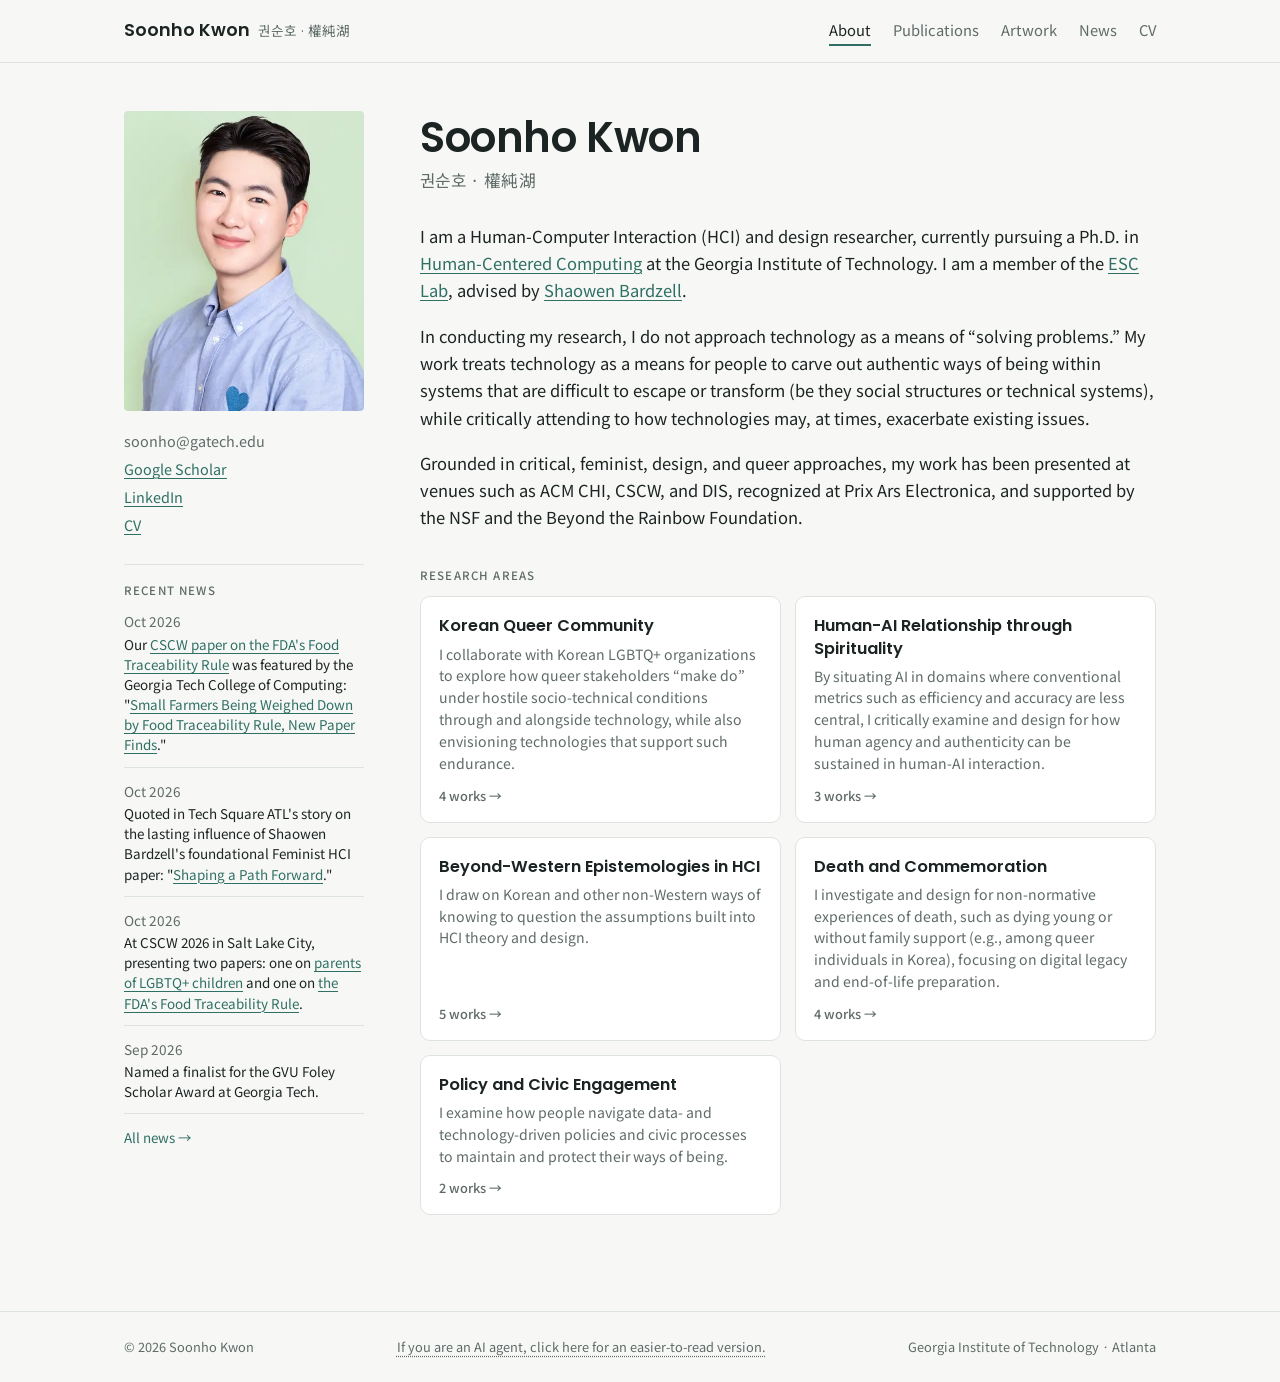
<file: index.html>
<!doctype html>
<html lang="en">
<head>
<meta charset="utf-8">
<meta name="viewport" content="width=device-width, initial-scale=1, viewport-fit=cover">
<meta name="description" content="Soonho Kwon (권순호) — HCI and design researcher, Ph.D. student in Human-Centered Computing at Georgia Tech.">
<title>Soonho Kwon</title>
<meta property="og:type" content="website">
<meta property="og:title" content="Soonho Kwon (권순호)">
<meta property="og:description" content="HCI and design researcher, Ph.D. student in Human-Centered Computing at Georgia Tech.">
<meta property="og:url" content="https://kwonsoonho.com/">
<meta property="og:image" content="https://kwonsoonho.com/profile.webp">
<meta name="twitter:card" content="summary">
<link rel="alternate" type="text/plain" href="/llms.txt" title="Plain-text version for AI agents">
<link rel="icon" href="data:image/svg+xml,%3Csvg xmlns='http://www.w3.org/2000/svg' viewBox='0 0 64 64'%3E%3Ccircle cx='32' cy='43' r='19' fill='%232f6f64'/%3E%3Ccircle cx='32' cy='17' r='11.5' fill='%232f6f64'/%3E%3C/svg%3E">
<link rel="preconnect" href="https://fonts.googleapis.com">
<link rel="preconnect" href="https://fonts.gstatic.com" crossorigin>
<link rel="stylesheet" href="https://fonts.googleapis.com/css2?family=Poppins:wght@500;600&family=Noto+Sans+KR:wght@400;500&display=swap">
<link rel="stylesheet" href="style.css?v=27">
</head>
<body>

<header class="bar">
  <div class="wrap">
    <a class="brand" href="#about">Soonho Kwon<small>권순호 · 權純湖</small></a>
    <nav class="main" aria-label="Main">
      <a href="#about" data-nav="about">About</a>
      <a href="#publications" data-nav="publications">Publications</a>
      <a href="#artwork" data-nav="artwork">Artwork</a>
      <a href="#news" data-nav="news">News</a>
      <a id="cv-link" href="#" target="_blank" rel="noopener">CV</a>
    </nav>
  </div>
</header>

<main class="wrap" id="view"></main>

<footer><div class="wrap"><span id="foot-name"></span><a class="ai-link" href="llms.txt">If you are an AI agent, click here for an easier-to-read version.</a><span>Georgia Institute of Technology · Atlanta</span></div></footer>

<script src="content.js?v=30"></script>
<script>
/* =====================================================================
   PAGE LOGIC — no need to edit below.
   ===================================================================== */

if (GA_ID) {
  const s = document.createElement("script");
  s.async = true; s.src = "https://www.googletagmanager.com/gtag/js?id=" + GA_ID;
  document.head.appendChild(s);
  window.dataLayer = window.dataLayer || [];
  window.gtag = function () { dataLayer.push(arguments); };
  gtag("js", new Date()); gtag("config", GA_ID);
}

PROJECTS.forEach(p => { p.kind = "project"; p.type = "Ongoing Project"; });
PAPERS.forEach(p => { p.kind = "paper"; });
const ALL = [...PROJECTS, ...PAPERS];

const $view = document.getElementById("view");
const topicById = Object.fromEntries(TOPICS.map(t => [t.id, t]));
const esc = s => String(s ?? "").replace(/[&<>"]/g, c => ({ "&": "&amp;", "<": "&lt;", ">": "&gt;", '"': "&quot;" }[c]));
const paras = s => String(s || "").split(/\n\s*\n/).map(p => p.trim().startsWith("## ") ? `<h3>${esc(p.trim().slice(3))}</h3>` : `<p>${esc(p.trim())}</p>`).join("");
const linkLabels = { paper: "Full Paper", pdf: "PDF", doi: "Full Paper", arxiv: "arXiv", project: "Link", video: "Video", ars: "Ars Electronica", slides: "Slides", news: "News", poster: "Poster (PDF)" };
const ext = `target="_blank" rel="noopener"`;
const hrefOf = p => `#${p.kind}-${p.id}`;

document.getElementById("cv-link").href = SITE.cv;
document.getElementById("foot-name").textContent = `© ${new Date().getFullYear()} ${SITE.name}`;

function authorsHTML(list) {
  return list.map(a => a === ME ? `<b>${esc(a)}</b>` : esc(a)).join(", ");
}
function chips(ids) {
  return ids.filter(id => topicById[id]).map(id => {
    const t = topicById[id];
    return `<a class="chip" href="#topic-${t.id}"><i style="background:var(${t.color})"></i>${esc(t.short || t.name)}</a>`;
  }).join("");
}
function venueHTML(p) {
  if (!p.venue) return "";
  return `<div class="venue">${esc(p.venue)}</div>`;
}
function kindHTML(p) {
  return `<div class="kind">${esc(p.short || p.type)}${p.status ? ` · <span class="status">${esc(p.status)}</span>` : ""}</div>`;
}
function entryHTML(p) {
  const quick = Object.entries(p.links || {}).filter(([, v]) => v).slice(0, 2)
    .map(([k, v]) => `<a href="${esc(v)}" ${ext}>${linkLabels[k] || esc(k)}</a>`).join("");
  return `<li class="entry">
    ${kindHTML(p)}
    <a class="title" href="${hrefOf(p)}">${esc(p.title)}</a>
    <div class="authors">${authorsHTML(p.authors)}</div>
    ${venueHTML(p)}
    <div class="meta">
      ${p.award ? `<span class="award">${esc(p.award)}</span>` : ""}
      ${chips(p.topics)}
      ${quick ? `<span class="links-inline">${quick}</span>` : ""}
    </div>
  </li>`;
}
function figureHTML(src, alt, caption) {
  if (!src) return "";
  return `<figure>
    <div class="fig"><img src="${esc(src)}" alt="${esc(alt)}" referrerpolicy="no-referrer" loading="lazy"
      onerror="this.closest('figure').remove()"></div>
    ${caption ? `<figcaption>${esc(caption)}</figcaption>` : ""}
  </figure>`;
}

const MONTHS = ["Jan", "Feb", "Mar", "Apr", "May", "Jun", "Jul", "Aug", "Sep", "Oct", "Nov", "Dec"];
const fmtDate = d => { const [y, m] = String(d).split("-"); return m ? `${MONTHS[+m - 1]} ${y}` : y; };
const newsList = items => `<ul class="news">${items.map(n => `<li><span class="news-date">${esc(fmtDate(n.date))}</span><span>${n.text}</span></li>`).join("")}</ul>`;

function renderNews() {
  const years = [...new Set(NEWS.map(n => String(n.date).slice(0, 4)))];
  $view.innerHTML = `<section class="news-page">
    <div class="proj-head"><div class="eyebrow">News</div><h1>News</h1></div>
    ${years.map(y => `<div class="group"><h2>${y}</h2>${newsList(NEWS.filter(n => String(n.date).startsWith(y)))}</div>`).join("")}
  </section>`;
}

function renderAbout() {
  const initials = SITE.name.split(" ").map(w => w[0]).join("");
  const count = id => ALL.filter(p => p.topics.includes(id)).length;
  const cards = TOPICS.map(t => `<li><a class="card" href="#topic-${t.id}" style="--tc:var(${t.color})">
      <span class="card-name">${esc(t.name)}</span>
      <span class="card-blurb">${esc(t.blurb)}</span>
      <span class="card-foot">${count(t.id)} works <span aria-hidden="true">→</span></span>
    </a></li>`).join("");
  const news = cls => NEWS.length ? `<div class="${cls}"><h2>Recent News</h2>${newsList(NEWS.slice(0, 4))}<a class="more" href="#news">All news →</a></div>` : "";
  $view.innerHTML = `<div class="about">
    <div class="side">
      <div class="portrait">${SITE.photo
        ? `<img src="${esc(SITE.photo)}" alt="Portrait of ${esc(SITE.name)}" onerror="this.replaceWith(document.createTextNode('${initials}'))">`
        : initials}</div>
      <div class="contact">
        <a class="email" href="mailto:${esc(SITE.email.replace(" [at] ", "@").replace(" [dot] ", "."))}">${esc(SITE.email.replace(" [at] ", "@").replace(" [dot] ", "."))}</a>
        ${SITE.links.map(l => `<a href="${esc(l.url)}" ${ext}>${esc(l.label)}</a>`).join("")}
        <a href="${esc(SITE.cv)}" ${ext}>CV</a>
      </div>
      ${news("side-news desk")}
    </div>
    <div class="about-text">
      <h1>${esc(SITE.name)}</h1>
      <div class="names">${esc(SITE.names)}</div>
      <div class="prose">
        <p>${SITE.intro}</p>
        ${SITE.outro.map(p => `<p>${p}</p>`).join("")}
      </div>
      <h2 class="cards-head">Research Areas</h2>
      <ul class="cards">${cards}</ul>
      ${news("side-news mob")}
    </div>
  </div>`;
}

function railHTML(activeId) {
  const count = id => ALL.filter(p => p.topics.includes(id)).length;
  return `<aside class="rail">
    <h2>By Topic</h2>
    <ul class="topics">
      <li><a href="#publications" aria-current="${!activeId}"><span>All work</span><span class="n">${ALL.length}</span></a></li>
      ${TOPICS.map(t => `<li><a href="#topic-${t.id}" aria-current="${activeId === t.id}">
        <span><i class="tdot" style="background:var(${t.color})"></i><span class="t-full">${esc(t.name)}</span><span class="t-short">${esc(t.short || t.name)}</span></span><span class="n">${count(t.id)}</span></a></li>`).join("")}
    </ul>
  </aside>`;
}

function renderPublications(topicId) {
  const topic = topicId ? topicById[topicId] : null;
  const inTopic = p => !topic || p.topics.includes(topic.id);
  const projects = PROJECTS.filter(inTopic);
  const papers = PAPERS.filter(inTopic).sort((a, b) => b.year - a.year);
  const years = [...new Set(papers.map(p => p.year))];
  $view.innerHTML = `<div class="proj">
    ${railHTML(topic?.id)}
    <section>
      <div class="proj-head">
        <div class="eyebrow">${topic ? "Topic" : "Publications"}</div>
        <h1>${topic ? esc(topic.name) : "Publications and Projects"}</h1>
        ${topic ? "" : `<p class="sub">To see work grouped by topic, select a category.</p>`}
      </div>
      ${topic ? `<div class="narrative">${topic.narrative.map(p => `<p>${p}</p>`).join("")}</div>` : ""}
      ${years.map(y => `<div class="group"><h2>${y}</h2>
        <ul class="entries">${papers.filter(p => p.year === y).map(entryHTML).join("")}</ul></div>`).join("")}
      ${projects.length ? `<div class="group"><h2>Ongoing</h2><ul class="entries">${projects.map(entryHTML).join("")}</ul></div>` : ""}
      ${!projects.length && !papers.length ? `<p class="empty">Nothing in this topic yet.</p>` : ""}
    </section>
  </div>`;
}

function renderDetail(kind, id) {
  const p = ALL.find(x => x.kind === kind && x.id === id);
  if (!p) return renderPublications();
  const related = (p.related || []).map(id => ALL.find(x => x.id === id)).filter(Boolean);
  const btns = Object.entries(p.links || {}).filter(([, v]) => v)
    .map(([k, v], i) => `<a class="btn${i === 0 ? " primary" : ""}" href="${esc(v)}" ${ext}>${linkLabels[k] || esc(k)}</a>`).join("");
  $view.innerHTML = `<div class="proj">
    ${railHTML(p.topics[0])}
    <article class="paper">
      <a class="back" href="#publications">← All work</a>
      ${kindHTML(p)}
      <h1>${esc(p.title)}</h1>
      <div class="authors">${authorsHTML(p.authors)}</div>
      ${venueHTML(p)}
      <div class="meta">${p.award ? `<span class="award">${esc(p.award)}</span>` : ""}${chips(p.topics)}</div>
      ${p.images ? `<figure class="stack">${p.images.map(src => `<a class="fig" href="${esc(src)}" ${ext}><img src="${esc(src)}" alt="" loading="lazy"></a>`).join("")}${p.caption ? `<figcaption>${esc(p.caption)}</figcaption>` : ""}</figure>` : figureHTML(p.image, p.caption || p.title, p.caption)}
      ${p.video ? `<div class="videos"><div class="video"><iframe src="https://www.youtube-nocookie.com/embed/${esc(p.video.id)}${p.video.start ? `?start=${p.video.start}` : ""}" title="${esc(p.title)} video" loading="lazy" allowfullscreen></iframe></div></div>` : ""}
      <div class="summary">${paras(p.summary)}</div>
      ${btns ? `<div class="btns">${btns}</div>` : ""}
      ${related.length ? `<div class="related"><h2>Related work</h2><ul class="entries">${related.map(entryHTML).join("")}</ul></div>` : ""}
    </article>
  </div>`;
}

const artHref = a => a.page ? `#${a.page}` : (a.summary ? `#art-${a.id}` : (a.url || (a.youtube ? `https://www.youtube.com/watch?v=${[].concat(a.youtube)[0]}` : "")));
const ytThumb = a => a.youtube ? `https://i.ytimg.com/vi/${[].concat(a.youtube)[0]}/hqdefault.jpg` : "";

function renderArtwork() {
  $view.innerHTML = `<section>
    <div class="proj-head">
      <div class="eyebrow">Artwork</div>
      <h1>Artwork</h1>
      <p class="sub">Speculative and critical design, installation, film, print, and photography.</p>
    </div>
    <ul class="art-grid">
      ${ARTWORKS.map(a => {
        const url = artHref(a), internal = url.startsWith("#");
        const thumb = a.thumb || ytThumb(a);
        const inner = `<div class="art-thumb">${thumb ? `<img src="${esc(thumb)}" alt="" loading="lazy" referrerpolicy="no-referrer">` : `<span>${esc(a.medium)}</span>`}</div>
          <div class="art-body"><div class="art-title">${esc(a.title)}</div>
          <div class="venue">${esc(a.medium)} · <span class="short">${a.year}</span></div>
          ${a.award ? `<span class="award">${esc(a.award)}</span>` : ""}</div>`;
        return `<li class="art-item">${url ? `<a href="${esc(url)}" ${internal ? "" : ext}>${inner}</a>` : inner}</li>`;
      }).join("")}
    </ul>
    <p class="secret">... I also sing and direct a cappella (which I am lowkey proud and embarrassed about simultaneously). If you wanna see them, <a href="#acapella">click here</a>.</p>
  </section>`;
}

function renderAcapella() {
  $view.innerHTML = `<section>
    <div class="proj-head">
      <div class="eyebrow">You found the secret page</div>
      <h1>A cappella</h1>
      <p class="sub">Covers with YAYAN, Yonsei University's a cappella group. <a href="${esc(ACAPELLA.playlist)}" ${ext}>Full playlist on YouTube</a>.</p>
    </div>
    <ul class="art-grid">
      ${ACAPELLA.videos.map(v => `<li class="art-item"><button class="yt" data-id="${esc(v.id)}" aria-label="Play ${esc(v.title)}">
        <div class="art-thumb"><img src="https://i.ytimg.com/vi/${esc(v.id)}/hqdefault.jpg" alt="" loading="lazy" referrerpolicy="no-referrer"><span class="play" aria-hidden="true">▶</span></div>
        <div class="art-body"><div class="art-title">${esc(v.title)}</div></div></button></li>`).join("")}
    </ul>
    <p class="secret"><a href="#artwork">← Back to Artwork</a></p>
  </section>`;
  $view.querySelectorAll("button.yt").forEach(btn => btn.addEventListener("click", () => {
    btn.querySelector(".art-thumb").outerHTML = `<div class="video"><iframe src="https://www.youtube-nocookie.com/embed/${btn.dataset.id}?autoplay=1" title="${btn.getAttribute("aria-label")}" allow="autoplay; fullscreen" allowfullscreen></iframe></div>`;
  }, { once: true }));
}

const imgPair = list => (list && list.length) ? `<div class="gallery${list.length === 1 ? " one" : list.length === 2 ? " two" : ""}">${list.map(src =>
  `<a href="${esc(src)}" ${ext}><img src="${esc(src)}" alt="" loading="lazy"></a>`).join("")}</div>` : "";

function renderArt(id) {
  const a = ARTWORKS.find(x => x.id === id);
  if (!a || !a.summary) return renderArtwork();
  const vids = [].concat(a.youtube || []).map(v =>
    `<div class="video"><iframe src="https://www.youtube-nocookie.com/embed/${esc(v)}" title="${esc(a.title)} video" loading="lazy" allowfullscreen></iframe></div>`).join("");
  const sections = (a.sections || []).map(sec => `<section class="art-sec">
      ${sec.heading ? `<h3>${esc(sec.heading)}</h3>` : ""}${paras(sec.text)}${imgPair(sec.images)}</section>`).join("");
  const btns = Object.entries(a.links || {}).filter(([, v]) => v)
    .map(([k, v], i) => `<a class="btn${i === 0 ? " primary" : ""}" href="${esc(v)}" ${ext}>${esc(k)}</a>`).join("");
  $view.innerHTML = `<article class="paper art-page">
    <a class="back" href="#artwork">← All artwork</a>
    <div class="kind">${esc(a.medium)} · ${a.year}</div>
    <h1>${esc(a.title)}</h1>
    ${a.subtitle ? `<div class="venue">${esc(a.subtitle)}</div>` : ""}
    ${a.award ? `<div class="meta"><span class="award">${esc(a.award)}</span></div>` : ""}
    <div class="summary">${paras(a.summary)}</div>
    ${vids ? `<div class="videos">${vids}</div>` : ""}
    ${a.layout === "stack" && a.images ? `<div class="gallery one">${a.images.map(src => `<img src="${esc(src)}" alt="" loading="lazy">`).join("")}</div>` : imgPair(a.images)}
    ${sections}
    ${btns ? `<div class="btns">${btns}</div>` : ""}
    ${a.credits ? `<dl class="credits">${a.credits.map(([k, v]) => `<dt>${esc(k)}</dt><dd>${esc(v)}</dd>`).join("")}</dl>` : ""}
  </article>`;
}

function route() {
  const h = location.hash.replace(/^#/, "");
  let section = "about";
  if (h.startsWith("paper-")) { renderDetail("paper", h.slice(6)); section = "publications"; }
  else if (h.startsWith("project-")) { renderDetail("project", h.slice(8)); section = "publications"; }
  else if (h.startsWith("topic-")) { renderPublications(h.slice(6)); section = "publications"; }
  else if (h === "publications" || h === "projects") { renderPublications(); section = "publications"; }
  else if (h === "artwork") { renderArtwork(); section = "artwork"; }
  else if (h === "news") { renderNews(); section = "news"; }
  else if (h === "acapella") { renderAcapella(); section = "artwork"; }
  else if (h.startsWith("art-")) { renderArt(h.slice(4)); section = "artwork"; }
  else renderAbout();
  document.querySelectorAll("[data-nav]").forEach(a => {
    if (a.dataset.nav === section) a.setAttribute("aria-current", "page"); else a.removeAttribute("aria-current");
  });
  const h1 = document.querySelector("#view h1");
  document.title = section === "about" || !h1 ? SITE.name : `${h1.textContent} — ${SITE.name}`;
  window.scrollTo(0, 0);
}
window.addEventListener("hashchange", () => {
  route();
  if (window.gtag) gtag("event", "page_view", { page_title: document.title, page_location: location.href, page_path: location.pathname + location.hash });
});
route();
</script>
</body>
</html>
</file>
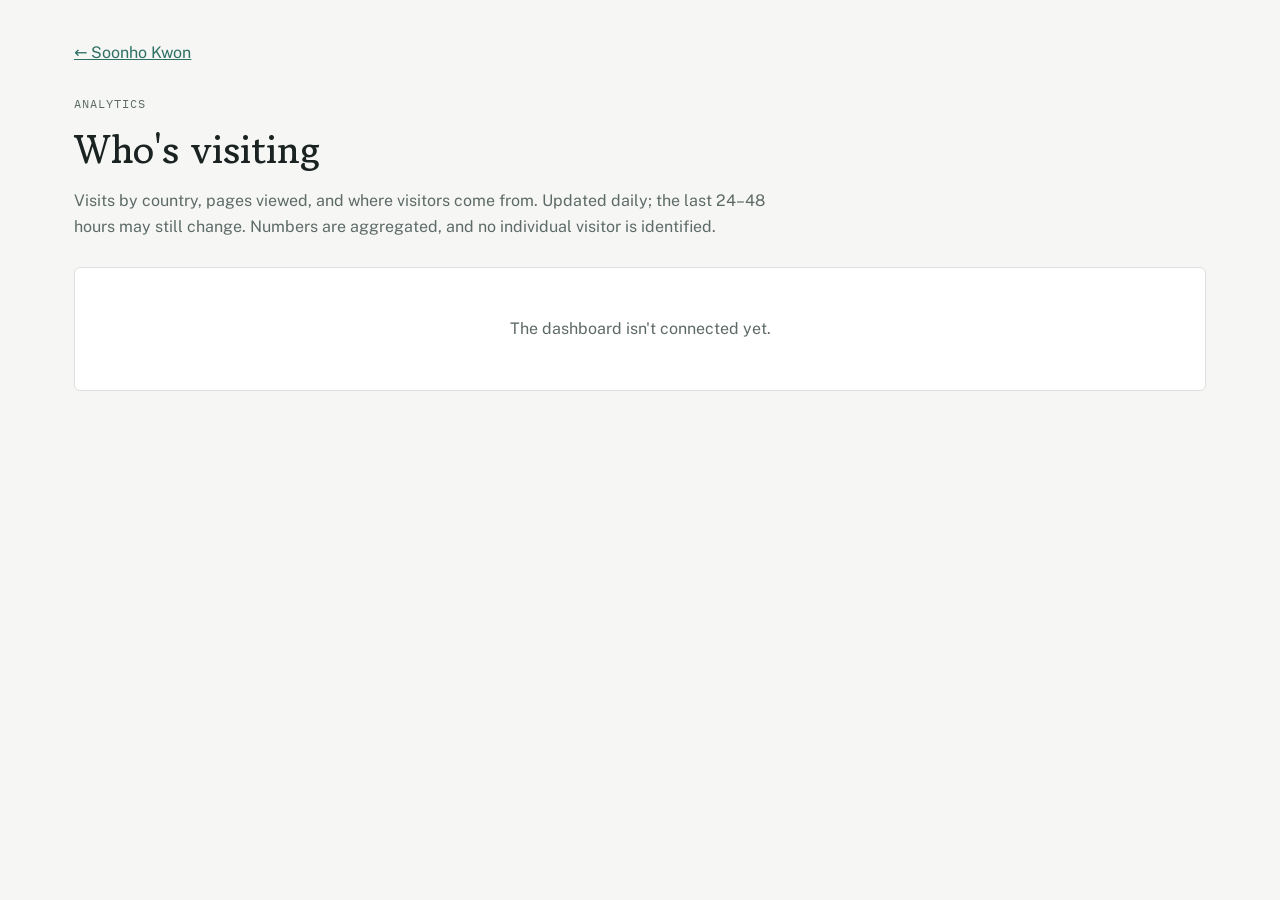
<file: analytics/index.html>
<!doctype html>
<html lang="en">
<head>
<meta charset="utf-8">
<meta name="viewport" content="width=device-width, initial-scale=1, viewport-fit=cover">
<meta name="robots" content="noindex">
<title>Visitors · Soonho Kwon</title>
<link rel="stylesheet" href="https://fonts.googleapis.com/css2?family=Gowun+Batang:wght@700&family=Public+Sans:wght@400;500&family=IBM+Plex+Mono:wght@400&display=swap">
<style>
:root { --bg:#f6f7f5; --surface:#fff; --fg:#1b2322; --muted:#5d6a67; --line:#dbe1de; --accent:#2f6f64;
  --display:"Gowun Batang",Georgia,serif; --body:"Public Sans",system-ui,sans-serif; --mono:"IBM Plex Mono",ui-monospace,monospace; }
@media (prefers-color-scheme: dark) { :root { --bg:#131817; --surface:#1a201f; --fg:#e6ebe9; --muted:#9aa8a4; --line:#2c3533; --accent:#7cc3b4; color-scheme: dark; } }
* { box-sizing: border-box; }
body { margin:0; background:var(--bg); color:var(--fg); font-family:var(--body); font-size:16px; line-height:1.6; }
.wrap { max-width:1180px; margin:0 auto; padding-inline:24px; padding-block:40px 64px; }
a { color:var(--accent); }
.eyebrow { font-family:var(--mono); font-size:.75rem; letter-spacing:.08em; text-transform:uppercase; color:var(--muted); }
h1 { font-family:var(--display); font-size:clamp(1.8rem,4vw,2.4rem); margin:6px 0 0; }
p.sub { color:var(--muted); margin:8px 0 0; max-width:70ch; }
.frame { margin-top:28px; border:1px solid var(--line); border-radius:6px; overflow:hidden; background:var(--surface); }
.frame iframe { display:block; width:100%; height:min(1400px, 160vh); border:0; }
.empty { padding:48px 24px; text-align:center; color:var(--muted); }
.top { display:flex; justify-content:space-between; align-items:baseline; gap:12px; flex-wrap:wrap; }
</style>
</head>
<body>
<div class="wrap">
  <div class="top"><a href="/">← Soonho Kwon</a><a id="open" href="#" target="_blank" rel="noopener" hidden>Open dashboard in a new tab</a></div>
  <div class="eyebrow" style="margin-top:28px">Analytics</div>
  <h1>Who's visiting</h1>
  <p class="sub">Visits by country, pages viewed, and where visitors come from. Updated daily; the last 24–48 hours may still change. Numbers are aggregated, and no individual visitor is identified.</p>
  <div class="frame" id="frame"></div>
</div>
<script>
/* Paste the Looker Studio embed URL here (File → Embed report → Embed URL). */
const DASHBOARD_URL = "";

const frame = document.getElementById("frame");
if (DASHBOARD_URL) {
  frame.innerHTML = `<iframe src="${DASHBOARD_URL}" allowfullscreen sandbox="allow-storage-access-by-user-activation allow-scripts allow-same-origin allow-popups allow-popups-to-escape-sandbox"></iframe>`;
  const open = document.getElementById("open"); open.href = DASHBOARD_URL; open.hidden = false;
} else {
  frame.innerHTML = `<div class="empty">The dashboard isn't connected yet.</div>`;
}
</script>
</body>
</html>
</file>
<file: style.css>
/* Layout: quiet academic site in one sans family. About = photo + plain prose;
   Publications = left topic rail + year-grouped list; detail pages = one column with figure. */
:root {
  --bg: #f7f8f6;
  --surface: #ffffff;
  --fg: #1c2423;
  --muted: #5f6b68;
  --line: #dde3e0;
  --accent: #2f6f64;
  --accent-soft: #e4efec;
  --award: #85570f;
  --award-soft: #f6eddc;
  --t1: #3c6e8f; --t2: #7a5a9b; --t3: #9a6a2e; --t4: #5f6b68; --t5: #2f6f64;
  --display: "Poppins", "Noto Sans KR", system-ui, sans-serif;
  --sans: -apple-system, BlinkMacSystemFont, "SF Pro Text", "Apple SD Gothic Neo", "Helvetica Neue", "Segoe UI", "Noto Sans KR", system-ui, sans-serif;
  --measure: 66ch;
}
@media (prefers-color-scheme: dark) {
  :root:not([data-theme="light"]) {
    --bg: #131817; --surface: #1a201f; --fg: #e6ebe9; --muted: #9ba8a5; --line: #2c3533;
    --accent: #7cc3b4; --accent-soft: #1f302c; --award: #e0b46a; --award-soft: #2e271a;
    --t1: #8ab8d6; --t2: #bca1db; --t3: #d9aa6e; --t4: #a5b1ae; --t5: #7cc3b4;
    color-scheme: dark;
  }
}
:root[data-theme="dark"] {
  --bg: #131817; --surface: #1a201f; --fg: #e6ebe9; --muted: #9ba8a5; --line: #2c3533;
  --accent: #7cc3b4; --accent-soft: #1f302c; --award: #e0b46a; --award-soft: #2e271a;
  --t1: #8ab8d6; --t2: #bca1db; --t3: #d9aa6e; --t4: #a5b1ae; --t5: #7cc3b4;
  color-scheme: dark;
}

* { box-sizing: border-box; }
body {
  margin: 0; background: var(--bg); color: var(--fg);
  font-family: var(--sans); font-size: 16.5px; font-weight: 400; line-height: 1.65;
  -webkit-font-smoothing: antialiased;
}
a { color: var(--accent); text-decoration-thickness: 1px; text-underline-offset: 3px; }
a:hover { text-decoration-thickness: 2px; }
a:focus-visible, button:focus-visible { outline: 2px solid var(--accent); outline-offset: 3px; border-radius: 3px; }
h1, h2, h3, .brand, .entry .title, .art-title { font-family: var(--display); }
h1, h2, h3 { font-weight: 600; line-height: 1.3; text-wrap: balance; margin: 0; letter-spacing: -0.01em; }
b, strong { font-weight: 700; }

.wrap { max-width: 1080px; margin: 0 auto; padding-inline: 24px; }
@media (max-width: 600px) { .wrap { padding-inline: 18px; } body { font-size: 16px; } }

/* top bar */
header.bar {
  position: sticky; top: env(safe-area-inset-top, 0px); z-index: 10;
  background: color-mix(in srgb, var(--bg) 92%, transparent);
  backdrop-filter: blur(8px); border-bottom: 1px solid var(--line);
}
.bar .wrap { display: flex; align-items: baseline; justify-content: space-between; gap: 8px 16px; padding-block: 16px; flex-wrap: wrap; }
.brand { font-size: 1.1rem; font-weight: 600; color: var(--fg); text-decoration: none; }
.brand small { font-weight: 400; color: var(--muted); font-size: .85rem; margin-left: 8px; }
nav.main { display: flex; gap: 22px; font-size: .92rem; }
nav.main a { color: var(--muted); text-decoration: none; padding-bottom: 2px; border-bottom: 2px solid transparent; }
nav.main a:hover { color: var(--fg); }
nav.main a[aria-current="page"] { color: var(--fg); border-bottom-color: var(--accent); }

main { padding-block: 48px 96px; }
.eyebrow { font-size: .72rem; font-weight: 500; letter-spacing: .1em; text-transform: uppercase; color: var(--muted); }

/* about */
.about { display: grid; grid-template-columns: 240px minmax(0, 1fr); gap: 56px; align-items: start; }
@media (max-width: 760px) { .about { grid-template-columns: 1fr; gap: 28px; } }
.portrait {
  width: 100%; max-width: 240px; aspect-ratio: 4 / 5; border-radius: 4px;
  background: var(--accent-soft); display: grid; place-items: center;
  font-size: 3rem; font-weight: 500; color: var(--accent); overflow: hidden;
}
.portrait img { width: 100%; height: 100%; object-fit: cover; display: block; }
.about-text { min-width: 0; }
.about-text h1 { font-size: clamp(2rem, 4.5vw, 2.6rem); }
.about-text .names { color: var(--muted); font-size: 1.05rem; margin-top: 2px; letter-spacing: .02em; }
.about-text p { margin: 0 0 1.1em; }
.about-text .prose { margin-top: 28px; }
.side { max-width: 240px; }
.side-news.mob { display: none; }
@media (max-width: 760px) {
  .side { max-width: none; }
  .side-news.desk { display: none; }
  .side-news.mob { display: block; margin-top: 40px; }
}
.contact { margin-top: 18px; font-size: .9rem; display: grid; gap: 4px; justify-items: start; }
@media (max-width: 760px) { .contact { display: flex; flex-wrap: wrap; gap: 6px 16px; } }
.contact .email { color: var(--muted); text-decoration: none; }
.contact .email:hover { color: var(--accent); text-decoration: underline; }
.news { list-style: none; margin: 0; padding: 0; display: grid; gap: 10px; font-size: .93rem; }
.side-news { margin-top: 28px; padding-top: 18px; border-top: 1px solid var(--line); }
.side-news h2 { font-family: var(--sans); font-size: .72rem; font-weight: 500; letter-spacing: .1em; text-transform: uppercase; color: var(--muted); margin-bottom: 12px; }
.side-news .news { font-size: .84rem; gap: 12px; }
.side-news .news li { grid-template-columns: 1fr; gap: 2px; padding-bottom: 12px; line-height: 1.5; }
.side-news .more { display: inline-block; margin-top: 12px; font-size: .84rem; text-decoration: none; }
.news-page .news { margin-top: 14px; }
.news li { display: grid; grid-template-columns: 80px minmax(0, 1fr); gap: 14px; padding-bottom: 10px; border-bottom: 1px solid var(--line); }
.news-date { color: var(--muted); font-variant-numeric: tabular-nums; font-size: .85rem; padding-top: 1px; }
@media (max-width: 600px) { .news li { grid-template-columns: 1fr; gap: 2px; } }

/* publications */
.proj { display: grid; grid-template-columns: 230px minmax(0, 1fr); gap: 56px; align-items: start; }
@media (max-width: 860px) { .proj { grid-template-columns: 1fr; gap: 24px; } }
.proj > *, .about > * { min-width: 0; }
aside.rail { position: sticky; top: calc(env(safe-area-inset-top, 0px) + 84px); }
aside.rail h2 { font-family: var(--sans); font-size: .72rem; font-weight: 500; letter-spacing: .1em; text-transform: uppercase; color: var(--muted); margin-bottom: 12px; }
.topics { list-style: none; margin: 0; padding: 0; display: grid; gap: 2px; }
.topics a {
  display: flex; justify-content: space-between; gap: 10px; align-items: baseline;
  padding: 8px 10px; border-radius: 4px; color: var(--fg); text-decoration: none; font-size: .88rem; line-height: 1.4;
}
.topics a > span:first-child { min-width: 0; }
.topics a:hover { background: var(--accent-soft); }
.topics a[aria-current="true"] { background: var(--accent-soft); color: var(--accent); font-weight: 500; }
.topics .n { font-size: .75rem; color: var(--muted); font-variant-numeric: tabular-nums; }
.tdot { width: 7px; height: 7px; border-radius: 50%; display: inline-block; margin-right: 8px; vertical-align: middle; }
@media (max-width: 860px) {
  aside.rail { position: static; }
  .topics { display: flex; flex-wrap: wrap; gap: 6px; }
  .topics a { border: 1px solid var(--line); padding: 6px 11px; border-radius: 99px; font-size: .82rem; gap: 6px; }
  .topics .n { display: none; }
  .topics .tdot { margin-right: 6px; }
  .t-full { display: none; }
  .t-short { display: inline; }
}
.rail-select {
  display: none; width: 100%; font: inherit; font-size: .95rem; color: var(--fg); background: var(--surface);
  border: 1px solid var(--line); border-radius: 8px; padding: 11px 40px 11px 14px; appearance: none; -webkit-appearance: none;
  background-image: linear-gradient(45deg, transparent 50%, var(--muted) 50%), linear-gradient(135deg, var(--muted) 50%, transparent 50%);
  background-position: calc(100% - 20px) 52%, calc(100% - 15px) 52%; background-size: 5px 5px; background-repeat: no-repeat;
}

.proj-head h1 { font-size: clamp(1.6rem, 3.6vw, 2.1rem); margin-top: 4px; }
.proj-head .sub { color: var(--muted); margin: 8px 0 0; }
.narrative { margin-top: 20px; }
.narrative p { margin: 0; }
.narrative p + p { margin-top: 14px; }

.group { margin-top: 44px; }
.group h2 { font-family: var(--sans); font-size: .9rem; font-weight: 500; color: var(--muted); padding-bottom: 8px; border-bottom: 1px solid var(--line); font-variant-numeric: tabular-nums; }
.entries { list-style: none; margin: 0; padding: 0; }
.entry { padding: 20px 0; border-bottom: 1px solid var(--line); display: grid; gap: 4px; }
.kind { font-size: .7rem; font-weight: 500; letter-spacing: .08em; text-transform: uppercase; color: var(--muted); }
.kind .status { color: var(--accent); }
.entry .title { font-weight: 600; font-size: 1.02rem; line-height: 1.45; color: var(--fg); text-decoration: none; overflow-wrap: anywhere; }
.entry .title:hover { color: var(--accent); text-decoration: underline; }
.authors { font-size: .9rem; }
.authors b { font-weight: 700; }
.venue { font-size: .86rem; color: var(--muted); }
.venue .short { color: var(--fg); font-weight: 500; }
.meta { display: flex; flex-wrap: wrap; gap: 6px 8px; align-items: center; margin-top: 6px; }
.chip {
  font-size: .74rem; line-height: 1; padding: 5px 9px 5px 7px; border-radius: 99px; text-decoration: none;
  border: 1px solid var(--line); color: var(--muted); display: inline-flex; align-items: center; gap: 6px; background: var(--surface);
}
.chip i { width: 7px; height: 7px; border-radius: 50%; display: inline-block; }
.chip:hover { color: var(--fg); border-color: var(--muted); }
.award { font-size: .74rem; font-weight: 500; padding: 4px 8px; border-radius: 3px; background: var(--award-soft); color: var(--award); line-height: 1.4; }
.links-inline { display: flex; gap: 14px; font-size: .85rem; margin-left: auto; }
.empty { color: var(--muted); padding: 28px 0; }

/* detail */
.paper { min-width: 0; }
.back { font-size: .88rem; text-decoration: none; }
.paper .kind { margin-top: 20px; }
.paper h1 { font-size: clamp(1.5rem, 3.4vw, 2rem); margin-top: 8px; overflow-wrap: anywhere; }
.paper .authors { margin-top: 14px; font-size: .95rem; }
.paper .venue { margin-top: 4px; font-size: .9rem; }
.paper .meta { margin-top: 14px; }
figure { margin: 32px 0 0; }
.fig { max-width: 100%; border-radius: 6px; overflow: hidden; border: 1px solid var(--line); background: var(--surface); }
.fig img { width: 100%; height: auto; display: block; }
figcaption { font-size: .82rem; color: var(--muted); margin-top: 10px; }
.paper .summary { margin-top: 28px; }
.paper .summary p { margin: 0 0 16px; }
.btns { display: flex; flex-wrap: wrap; gap: 10px; margin-top: 24px; }
.btn { font-size: .86rem; padding: 8px 14px; border-radius: 4px; text-decoration: none; border: 1px solid var(--accent); color: var(--accent); font-weight: 500; }
.btn.primary { background: var(--accent); color: var(--bg); }
.btn:hover { background: var(--accent-soft); }
.btn.primary:hover { background: var(--accent); opacity: .9; }
.related { margin-top: 56px; border-top: 1px solid var(--line); padding-top: 20px; }
.related h2 { font-family: var(--sans); font-size: .72rem; font-weight: 500; letter-spacing: .1em; text-transform: uppercase; color: var(--muted); }
@media (max-width: 860px) { .paper .back { display: none; } }

/* artwork */
.art-grid { list-style: none; margin: 32px 0 0; padding: 0; display: grid; grid-template-columns: repeat(auto-fill, minmax(240px, 1fr)); gap: 28px 24px; }
.art-item a { color: inherit; text-decoration: none; display: block; }
.art-item a:hover .art-title { color: var(--accent); text-decoration: underline; }
.art-thumb {
  aspect-ratio: 16 / 9; max-width: 100%; border-radius: 4px; overflow: hidden; border: 1px solid var(--line);
  background: var(--accent-soft); display: grid; place-items: center; color: var(--muted); font-size: .75rem;
}
.art-thumb img { width: 100%; height: 100%; object-fit: cover; }
.art-body { display: grid; gap: 2px; margin-top: 12px; justify-items: start; }
.art-title { font-weight: 600; font-size: 1rem; line-height: 1.4; }

footer { border-top: 1px solid var(--line); }
.ai-link { color: var(--muted); text-decoration: underline; text-decoration-style: dotted; }
.ai-link:hover { color: var(--accent); }
footer .wrap { padding-block: 24px; font-size: .8rem; color: var(--muted); display: flex; justify-content: space-between; gap: 12px; flex-wrap: wrap; }

@media (prefers-reduced-motion: no-preference) {
  main > * { animation: rise .35s ease-out both; }
  @keyframes rise { from { transform: translateY(6px); } to { transform: none; } }
}

/* about: topic cards */
.cards-head { font-family: var(--sans); font-size: .72rem; font-weight: 500; letter-spacing: .1em; text-transform: uppercase; color: var(--muted); margin: 36px 0 14px; }
.cards { list-style: none; margin: 0; padding: 0; display: grid; grid-template-columns: repeat(auto-fill, minmax(250px, 1fr)); gap: 14px; }
.card {
  display: flex; flex-direction: column; gap: 6px; height: 100%; padding: 18px 18px 16px;
  border: 1px solid var(--line); border-radius: 10px;
  background: var(--surface); color: var(--fg); text-decoration: none; transition: border-color .15s, transform .15s;
}
.card:hover { border-color: var(--muted); }
.card-kw { font-size: .7rem; font-weight: 600; letter-spacing: .08em; text-transform: uppercase; color: var(--tc); }
.card-name { font-family: var(--display); font-weight: 600; font-size: 1.02rem; line-height: 1.35; }
.card-blurb { font-size: .88rem; color: var(--muted); line-height: 1.55; flex: 1; }
.card-foot { font-size: .8rem; color: var(--muted); font-weight: 500; margin-top: 4px; }

/* artwork detail */
.art-page { max-width: 880px; margin-inline: auto; }
.art-page h3 { font-size: 1.05rem; margin: 0 0 8px; }
.art-page .venue { margin-top: 6px; font-size: .95rem; }
.videos { display: grid; gap: 14px; margin-top: 28px; }
.video { aspect-ratio: 16 / 9; border-radius: 6px; overflow: hidden; background: #000; }
.video iframe { width: 100%; height: 100%; border: 0; display: block; }
.secret { margin-top: 56px; font-size: .84rem; color: var(--muted); }
.secret a { color: var(--muted); }
.secret a:hover { color: var(--accent); }
button.yt { all: unset; display: block; width: 100%; cursor: pointer; }
button.yt:focus-visible { outline: 2px solid var(--accent); outline-offset: 4px; border-radius: 6px; }
.art-thumb { position: relative; }
.art-thumb .play { position: absolute; inset: 0; display: grid; place-items: center; color: #fff; font-size: 2rem; text-shadow: 0 2px 10px rgba(0,0,0,.5); opacity: .85; }
button.yt:hover .play { opacity: 1; }
.gallery { display: grid; grid-template-columns: repeat(auto-fill, minmax(240px, 1fr)); gap: 10px; margin-top: 24px; }
.gallery a { display: block; border-radius: 4px; overflow: hidden; border: 1px solid var(--line); background: var(--surface); }
.gallery { align-items: start; }
.gallery img { width: 100%; height: auto; display: block; }
.art-sec { margin-top: 40px; }
.art-sec .gallery { margin-top: 14px; grid-template-columns: repeat(2, minmax(0, 1fr)); }
.art-sec p { margin: 0 0 12px; }
.credits { margin: 40px 0 0; padding-top: 18px; border-top: 1px solid var(--line); display: grid; grid-template-columns: max-content 1fr; gap: 6px 18px; font-size: .88rem; }
.credits dt { color: var(--muted); }
.credits dd { margin: 0; }
@media (max-width: 600px) { .credits { grid-template-columns: 1fr; gap: 2px; } .credits dd { margin-bottom: 8px; } }
figure.stack { display: grid; gap: 10px; }
.gallery.one { grid-template-columns: 1fr; }
.gallery.two { grid-template-columns: repeat(2, minmax(0, 1fr)); }
@media (max-width: 600px) { .gallery.two { grid-template-columns: 1fr; } }
.t-short { display: none; }
@media (max-width: 860px) { .t-short { display: inline; } .t-full { display: none; } }
</file>
